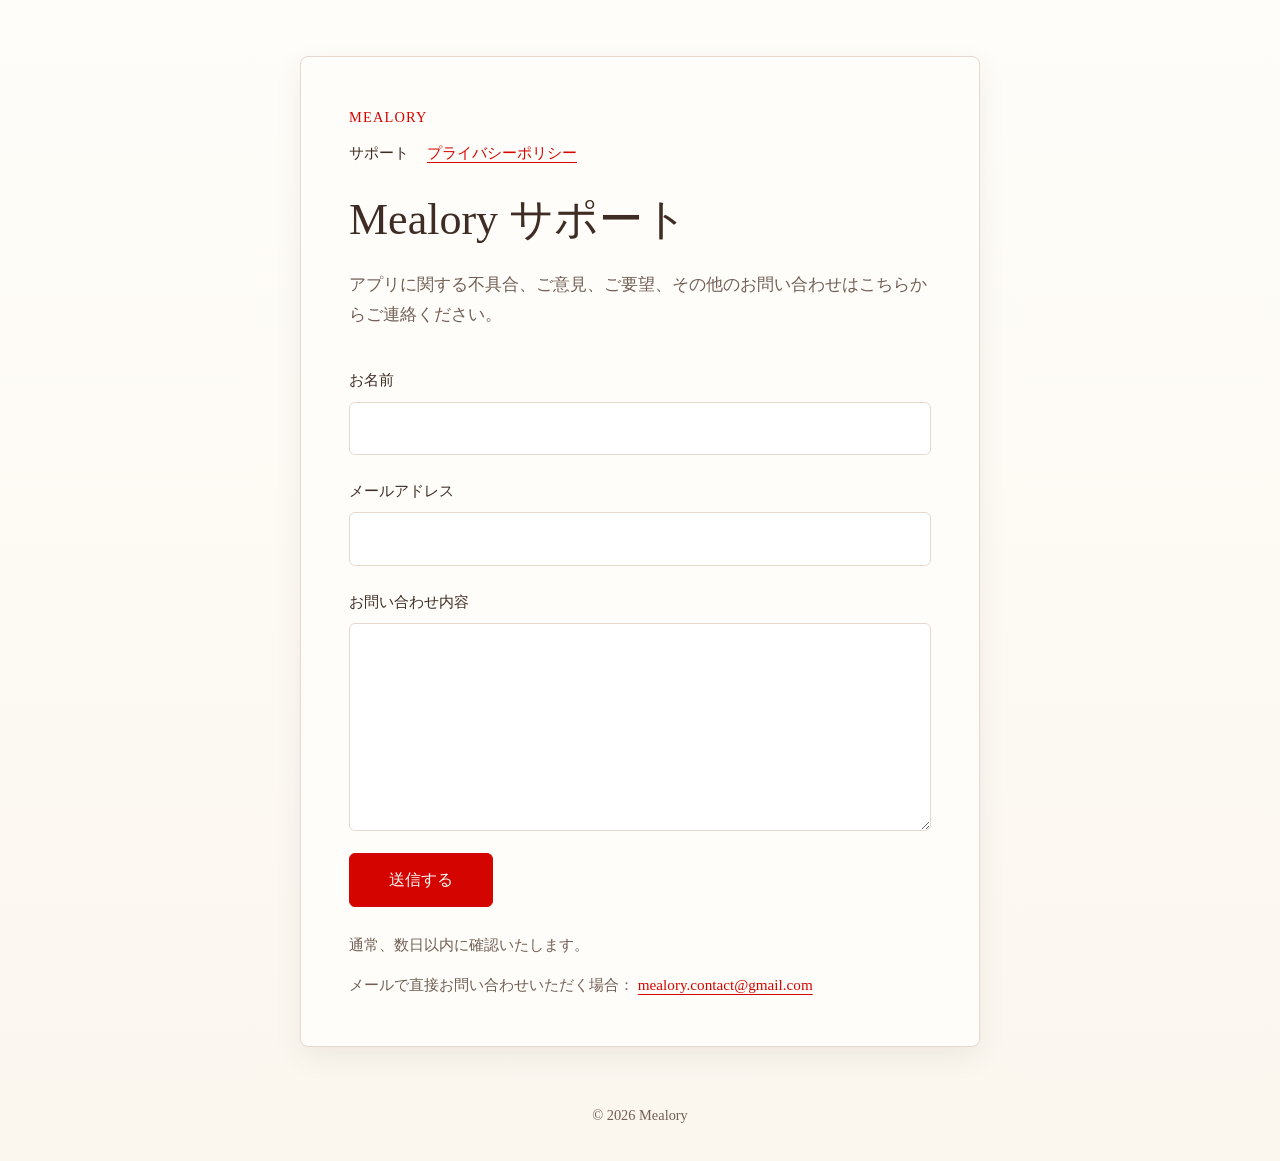
<file: index.html>
<!DOCTYPE html>
<html lang="ja">
<head>
  <meta charset="UTF-8">
  <meta name="viewport" content="width=device-width, initial-scale=1.0">
  <title>Mealory サポート</title>
  <link rel="stylesheet" href="style.css">
</head>
<body>
  <main class="support-page">
    <section class="support-card" aria-labelledby="support-title">
      <p class="brand-label">Mealory</p>
      <nav class="site-nav" aria-label="ページ内ナビゲーション">
        <a href="index.html" aria-current="page">サポート</a>
        <a href="privacy.html">プライバシーポリシー</a>
      </nav>
      <h1 id="support-title">Mealory サポート</h1>

      <!-- ページ説明文を変更する場合は、下記の文言を編集してください。 -->
      <p class="lead">
        アプリに関する不具合、ご意見、ご要望、その他のお問い合わせはこちらからご連絡ください。
      </p>

      <!--
        お問い合わせ先メールアドレスを変更する場合は、
        下記 form の action と、直接メール用リンクの mailto を編集してください。
        現在の送信先: mealory.contact@gmail.com
      -->
      <form
        class="contact-form"
        action="mailto:mealory.contact@gmail.com?subject=Mealory%E3%81%B8%E3%81%AE%E3%81%8A%E5%95%8F%E3%81%84%E5%90%88%E3%82%8F%E3%81%9B"
        method="post"
        enctype="text/plain"
      >
        <div class="form-field">
          <label for="name">お名前</label>
          <input type="text" id="name" name="お名前" autocomplete="name" required>
        </div>

        <div class="form-field">
          <label for="email">メールアドレス</label>
          <input type="email" id="email" name="メールアドレス" autocomplete="email" required>
        </div>

        <div class="form-field">
          <label for="message">お問い合わせ内容</label>
          <textarea id="message" name="お問い合わせ内容" rows="7" required></textarea>
        </div>

        <button type="submit">送信する</button>
      </form>

      <!-- 対応目安の文言を変更する場合は、下記を編集してください。 -->
      <p class="note">通常、数日以内に確認いたします。</p>

      <p class="direct-mail">
        メールで直接お問い合わせいただく場合：
        <a href="mailto:mealory.contact@gmail.com?subject=Mealory%E3%81%B8%E3%81%AE%E3%81%8A%E5%95%8F%E3%81%84%E5%90%88%E3%82%8F%E3%81%9B">
          mealory.contact@gmail.com
        </a>
      </p>
    </section>
  </main>

  <footer class="site-footer">
    <p>© 2026 Mealory</p>
  </footer>
</body>
</html>
</file>
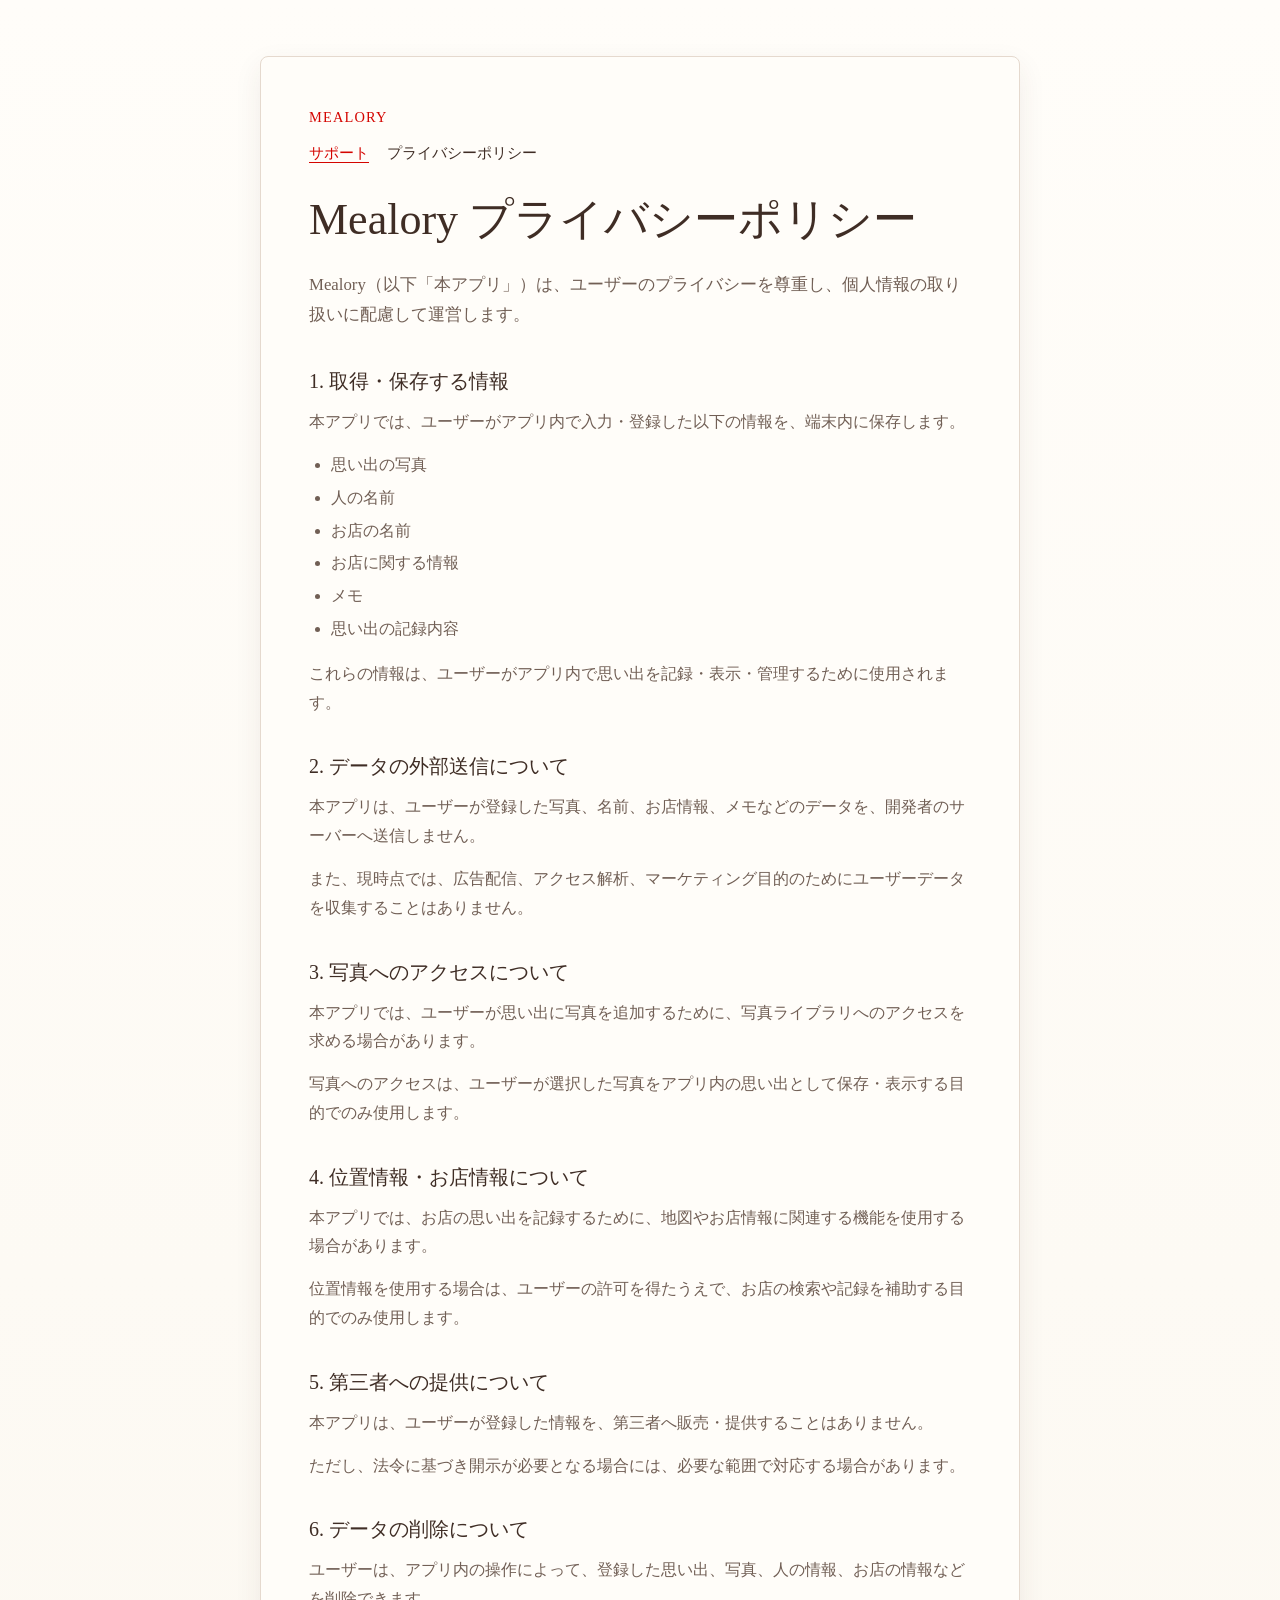
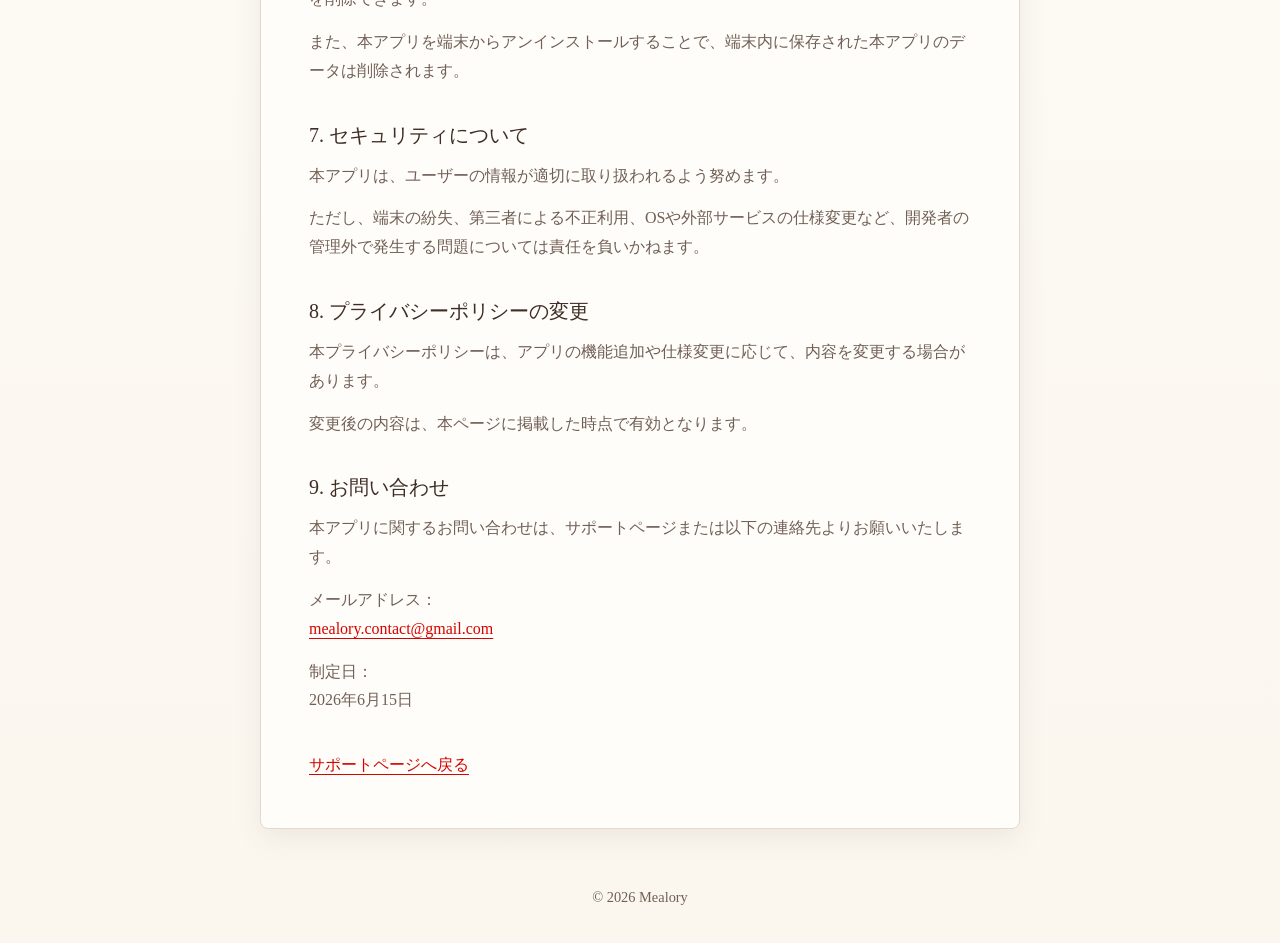
<file: privacy.html>
<!DOCTYPE html>
<html lang="ja">
<head>
  <meta charset="UTF-8">
  <meta name="viewport" content="width=device-width, initial-scale=1.0">
  <title>Mealory プライバシーポリシー</title>
  <link rel="stylesheet" href="style.css">
</head>
<body>
  <main class="support-page policy-page">
    <article class="support-card policy-card" aria-labelledby="privacy-title">
      <p class="brand-label">Mealory</p>
      <nav class="site-nav" aria-label="ページ内ナビゲーション">
        <a href="index.html">サポート</a>
        <a href="privacy.html" aria-current="page">プライバシーポリシー</a>
      </nav>

      <h1 id="privacy-title">Mealory プライバシーポリシー</h1>

      <p class="lead">
        Mealory（以下「本アプリ」）は、ユーザーのプライバシーを尊重し、個人情報の取り扱いに配慮して運営します。
      </p>

      <section class="policy-section">
        <h2>1. 取得・保存する情報</h2>
        <p>本アプリでは、ユーザーがアプリ内で入力・登録した以下の情報を、端末内に保存します。</p>
        <ul>
          <li>思い出の写真</li>
          <li>人の名前</li>
          <li>お店の名前</li>
          <li>お店に関する情報</li>
          <li>メモ</li>
          <li>思い出の記録内容</li>
        </ul>
        <p>これらの情報は、ユーザーがアプリ内で思い出を記録・表示・管理するために使用されます。</p>
      </section>

      <section class="policy-section">
        <h2>2. データの外部送信について</h2>
        <p>本アプリは、ユーザーが登録した写真、名前、お店情報、メモなどのデータを、開発者のサーバーへ送信しません。</p>
        <p>また、現時点では、広告配信、アクセス解析、マーケティング目的のためにユーザーデータを収集することはありません。</p>
      </section>

      <section class="policy-section">
        <h2>3. 写真へのアクセスについて</h2>
        <p>本アプリでは、ユーザーが思い出に写真を追加するために、写真ライブラリへのアクセスを求める場合があります。</p>
        <p>写真へのアクセスは、ユーザーが選択した写真をアプリ内の思い出として保存・表示する目的でのみ使用します。</p>
      </section>

      <section class="policy-section">
        <h2>4. 位置情報・お店情報について</h2>
        <p>本アプリでは、お店の思い出を記録するために、地図やお店情報に関連する機能を使用する場合があります。</p>
        <p>位置情報を使用する場合は、ユーザーの許可を得たうえで、お店の検索や記録を補助する目的でのみ使用します。</p>
      </section>

      <section class="policy-section">
        <h2>5. 第三者への提供について</h2>
        <p>本アプリは、ユーザーが登録した情報を、第三者へ販売・提供することはありません。</p>
        <p>ただし、法令に基づき開示が必要となる場合には、必要な範囲で対応する場合があります。</p>
      </section>

      <section class="policy-section">
        <h2>6. データの削除について</h2>
        <p>ユーザーは、アプリ内の操作によって、登録した思い出、写真、人の情報、お店の情報などを削除できます。</p>
        <p>また、本アプリを端末からアンインストールすることで、端末内に保存された本アプリのデータは削除されます。</p>
      </section>

      <section class="policy-section">
        <h2>7. セキュリティについて</h2>
        <p>本アプリは、ユーザーの情報が適切に取り扱われるよう努めます。</p>
        <p>ただし、端末の紛失、第三者による不正利用、OSや外部サービスの仕様変更など、開発者の管理外で発生する問題については責任を負いかねます。</p>
      </section>

      <section class="policy-section">
        <h2>8. プライバシーポリシーの変更</h2>
        <p>本プライバシーポリシーは、アプリの機能追加や仕様変更に応じて、内容を変更する場合があります。</p>
        <p>変更後の内容は、本ページに掲載した時点で有効となります。</p>
      </section>

      <section class="policy-section">
        <h2>9. お問い合わせ</h2>
        <p>本アプリに関するお問い合わせは、サポートページまたは以下の連絡先よりお願いいたします。</p>
        <p>
          メールアドレス：<br>
          <a href="mailto:mealory.contact@gmail.com">mealory.contact@gmail.com</a>
        </p>
        <p>
          制定日：<br>
          2026年6月15日
        </p>
      </section>

      <p class="back-link">
        <a href="index.html">サポートページへ戻る</a>
      </p>
    </article>
  </main>

  <footer class="site-footer">
    <p>© 2026 Mealory</p>
  </footer>
</body>
</html>
</file>
<file: style.css>
:root {
  --color-main: #d40500;
  --color-text: #3f2d25;
  --color-muted: #715f55;
  --color-border: #e5d9ce;
  --color-surface: #fffdf9;
  --color-background: #fbf7ef;
  --shadow-soft: 0 10px 28px rgba(77, 45, 32, 0.08);
}

* {
  box-sizing: border-box;
}

html {
  min-height: 100%;
}

body {
  margin: 0;
  min-height: 100vh;
  color: var(--color-text);
  font-family: Georgia, "Hiragino Mincho ProN", "Yu Mincho", "Times New Roman", serif;
  line-height: 1.8;
  background: linear-gradient(180deg, #fffdf9 0%, var(--color-background) 100%);
}

.support-page {
  display: flex;
  align-items: center;
  justify-content: center;
  min-height: calc(100vh - 96px);
  padding: 56px 20px 32px;
}

.support-card {
  width: min(100%, 680px);
  padding: 48px;
  border: 1px solid var(--color-border);
  border-radius: 8px;
  background: var(--color-surface);
  box-shadow: var(--shadow-soft);
}

.brand-label {
  margin: 0 0 8px;
  color: var(--color-main);
  font-size: 0.9rem;
  letter-spacing: 0.08em;
  text-transform: uppercase;
}

.site-nav {
  display: flex;
  flex-wrap: wrap;
  gap: 10px 18px;
  margin: 0 0 24px;
  font-size: 0.95rem;
}

.site-nav a[aria-current="page"] {
  color: var(--color-text);
  text-decoration: none;
}

h1 {
  margin: 0;
  color: var(--color-text);
  font-size: clamp(2rem, 4vw, 2.75rem);
  font-weight: 500;
  line-height: 1.35;
}

.lead {
  margin: 20px 0 36px;
  color: var(--color-muted);
  font-size: 1.05rem;
}

.policy-page {
  align-items: flex-start;
}

.policy-card {
  width: min(100%, 760px);
}

.policy-section {
  margin-top: 34px;
}

.policy-section h2 {
  margin: 0 0 12px;
  color: var(--color-text);
  font-size: 1.25rem;
  font-weight: 500;
  line-height: 1.5;
}

.policy-section p {
  margin: 0 0 14px;
  color: var(--color-muted);
}

.policy-section ul {
  margin: 0 0 16px;
  padding-left: 1.4em;
  color: var(--color-muted);
}

.policy-section li {
  margin: 4px 0;
}

.contact-form {
  display: grid;
  gap: 22px;
}

.form-field {
  display: grid;
  gap: 8px;
}

label {
  color: var(--color-text);
  font-size: 0.95rem;
}

input,
textarea {
  width: 100%;
  border: 1px solid var(--color-border);
  border-radius: 6px;
  padding: 13px 14px;
  color: var(--color-text);
  font: inherit;
  line-height: 1.6;
  background: #fff;
}

textarea {
  min-height: 160px;
  resize: vertical;
}

input:focus,
textarea:focus {
  outline: 2px solid rgba(212, 5, 0, 0.16);
  border-color: var(--color-main);
}

button {
  justify-self: start;
  min-width: 144px;
  border: 1px solid var(--color-main);
  border-radius: 6px;
  padding: 12px 28px;
  color: #fffdf9;
  font: inherit;
  background: var(--color-main);
  cursor: pointer;
}

button:focus {
  outline: 2px solid rgba(212, 5, 0, 0.22);
  outline-offset: 3px;
}

.note {
  margin: 24px 0 0;
  color: var(--color-muted);
  font-size: 0.95rem;
}

.direct-mail {
  margin: 12px 0 0;
  color: var(--color-muted);
  font-size: 0.95rem;
}

.back-link {
  margin: 36px 0 0;
}

a {
  color: var(--color-main);
  text-decoration-thickness: 1px;
  text-underline-offset: 4px;
}

a:focus {
  outline: 2px solid rgba(212, 5, 0, 0.22);
  outline-offset: 3px;
}

.site-footer {
  padding: 24px 20px 32px;
  color: var(--color-muted);
  text-align: center;
  font-size: 0.9rem;
}

.site-footer p {
  margin: 0;
}

@media (max-width: 600px) {
  .support-page {
    align-items: flex-start;
    min-height: auto;
    padding: 28px 16px 20px;
  }

  .support-card {
    padding: 32px 22px;
  }

  .site-nav {
    margin-bottom: 20px;
  }

  .lead {
    margin-bottom: 30px;
  }

  .policy-section {
    margin-top: 28px;
  }

  button {
    width: 100%;
  }
}
</file>
